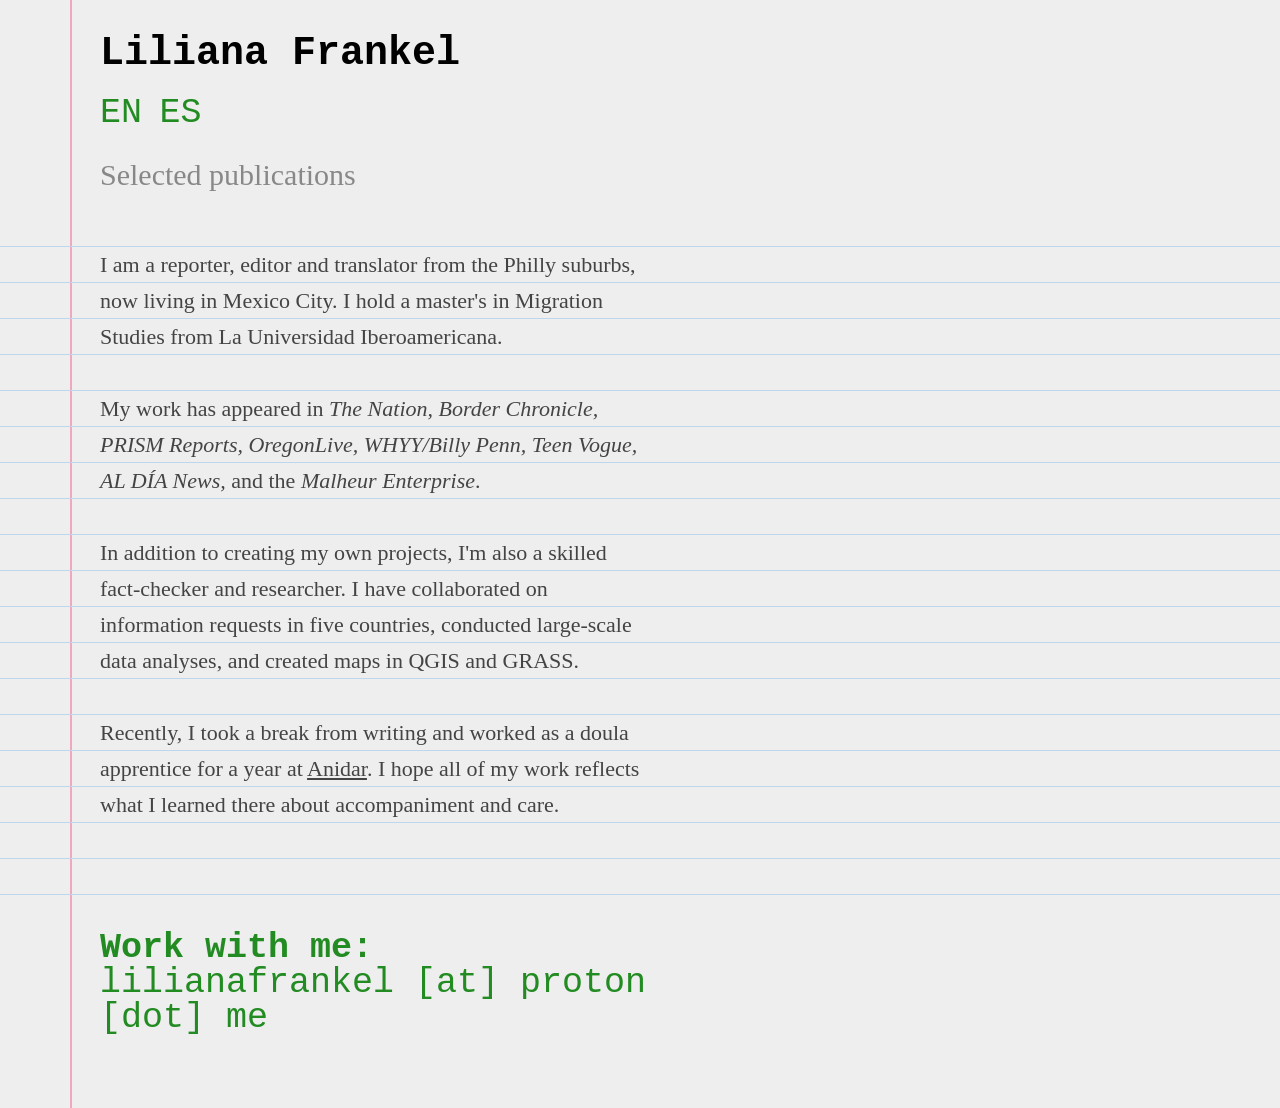
<file: index.html>
<!DOCTYPE html>
<html lang="en">
<head>
  <meta charset="utf-8">
  <meta name="viewport" content="width=device-width, initial-scale=1">
  <title>Liliana Frankel</title>
  <link rel="stylesheet" href="style.css">
</head>
<body>
  <header>
    <h1><a href="index.html">Liliana Frankel</a></h1>
    <nav>
      <a href="work.html">
        <span data-lang="en">Selected publications</span><span data-lang="es" hidden>Publicaciones recientes</span>
      </a>
      <span class="toggle">
        <button onclick="setLang('en')">EN</button>
        <button onclick="setLang('es')">ES</button>
      </span>
    </nav>
  </header>

  <main>
    <p data-lang="en">I am a reporter, editor and translator from the Philly suburbs, now living in Mexico City. I hold a master's in Migration Studies from La Universidad Iberoamericana.</p>
    <p data-lang="en">My work has appeared in <em>The Nation, Border Chronicle, PRISM Reports, OregonLive, WHYY/Billy Penn, Teen Vogue, AL DÍA News,</em> and the <em>Malheur Enterprise</em>.</p>
    <p data-lang="en">In addition to creating my own projects, I'm also a skilled fact-checker and researcher. I have collaborated on information requests in five countries, conducted large-scale data analyses, and created maps in QGIS and GRASS.</p>
    <p data-lang="en">Recently, I took a break from writing and worked as a doula apprentice for a year at <a href="https://anidar.com.mx/">Anidar</a>. I hope all of my work reflects what I learned there about accompaniment and care.</p>
    <p data-lang="es" hidden>Reportera, editora y traductora, originalmente de Filadelfia, ahora arraigada en la Ciudad de México. Tengo una maestría en Estudios sobre Migración de la Ibero.</p>
    <p data-lang="es" hidden>He publicado en medios como <em>The Nation, Border Chronicle, PRISM Reports, OregonLive, WHYY/Billy Penn, Teen Vogue, AL DÍA News,</em> y <em>Malheur Enterprise</em>.</p>
    <p data-lang="es" hidden>Además de crear mis propios proyectos, también trabajo como verificadora de datos e investigadora. He colaborado en solicitudes de información en cinco países, también manejo el análisis a bases de datos y la creación de mapas en QGIS y GRASS.</p>
    <p data-lang="es" hidden>El año pasado, dejé de escribir por un rato y fui aprendiz de doula en <a href="https://anidar.com.mx/">Anidar</a>. Espero que mis actuales y futuros trabajos sigan reflejando lo que aprendí allí sobre el acompañamiento y los cuidados.</p>
  </main>

  <footer>
    <div data-lang="en">
      <strong>Work with me:</strong><br>
      lilianafrankel [at] proton [dot] me
    </div>
    <div data-lang="es" hidden>
      <strong>Colaboremos:</strong><br>
      lilianafrankel [at] proton [dot] me
    </div>
  </footer>

  <script src="script.js"></script>
</body>
</html>
</file>
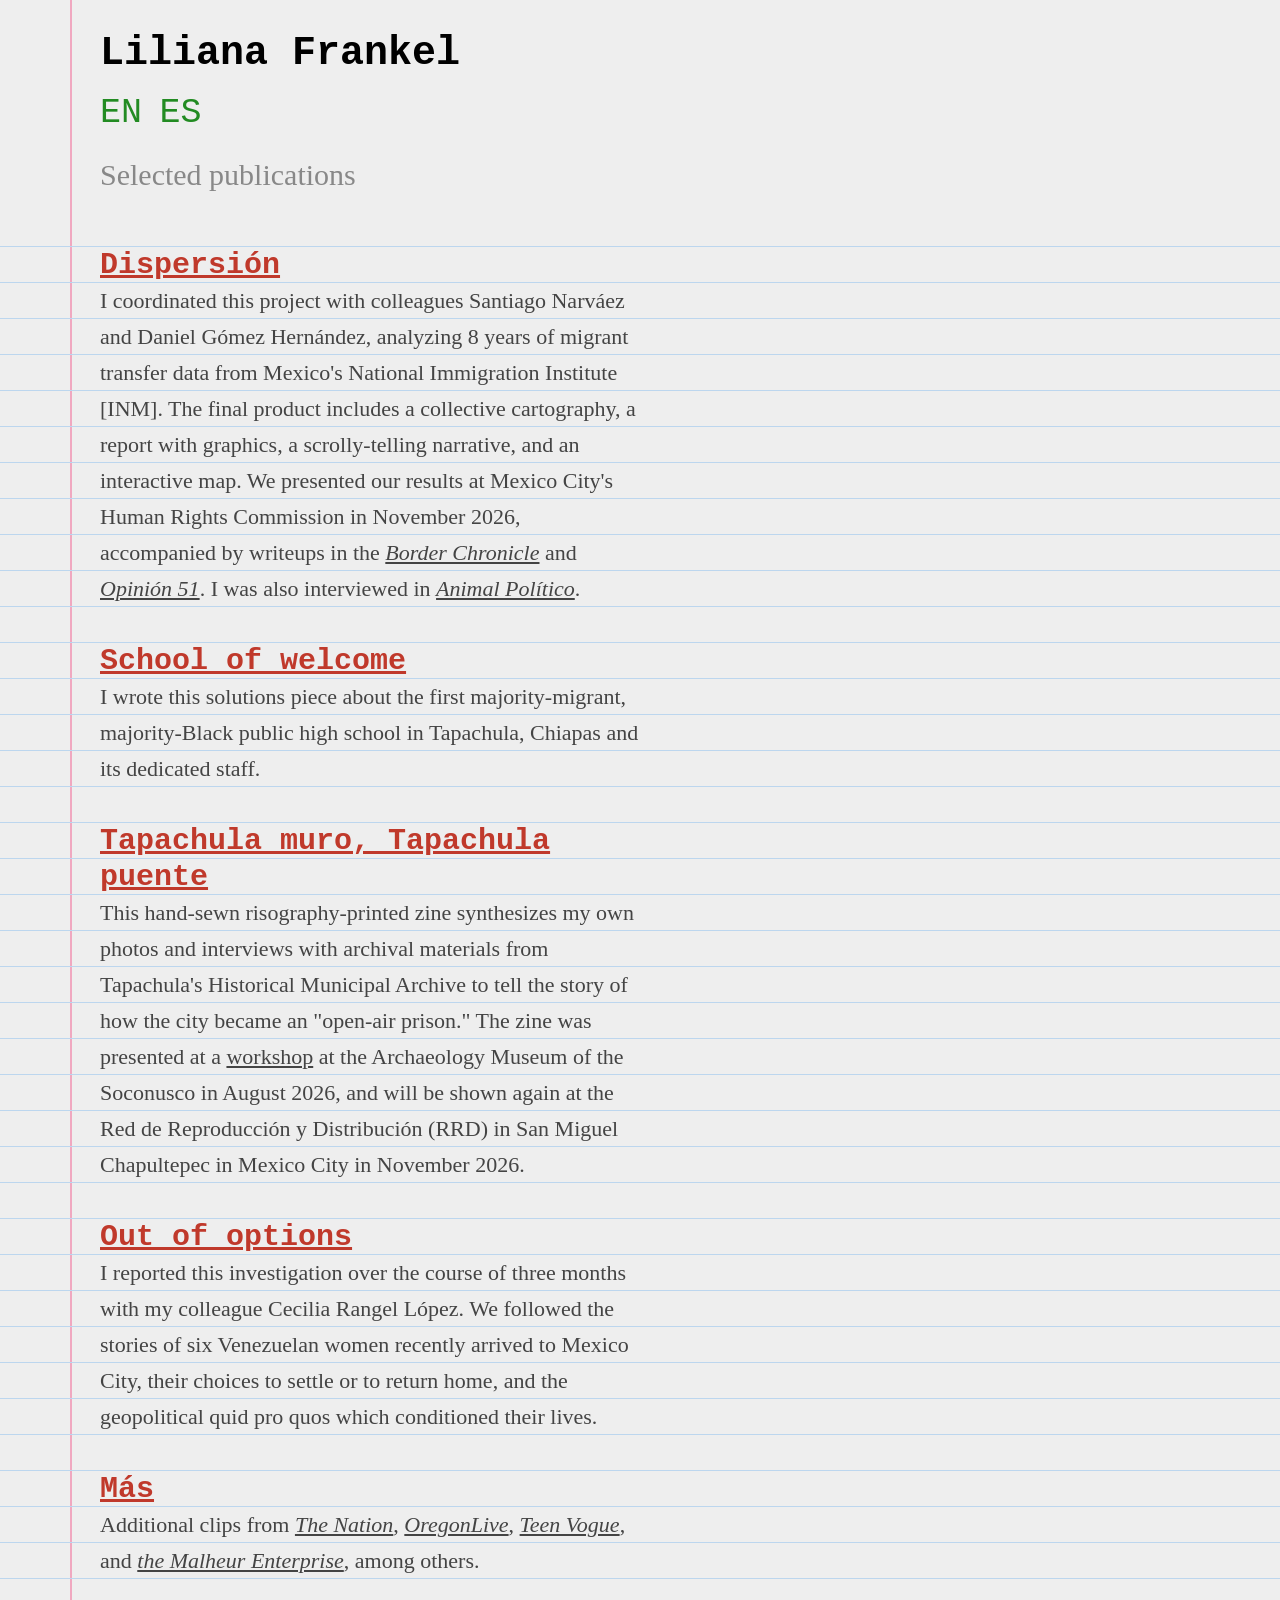
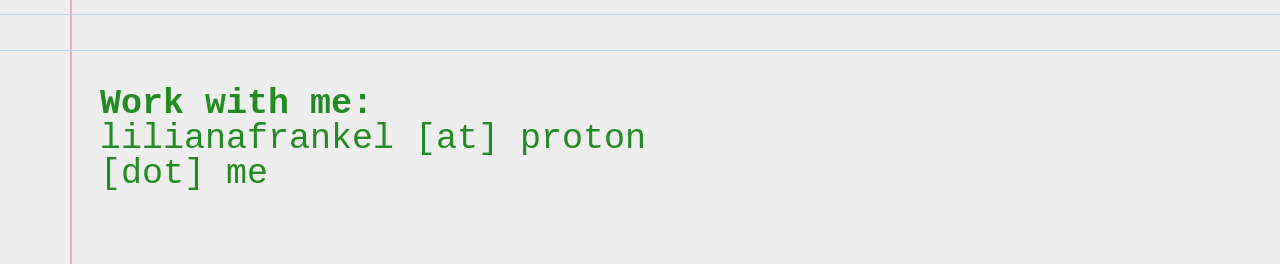
<file: work.html>
<!DOCTYPE html>
<html lang="en">
<head>
  <meta charset="utf-8">
  <meta name="viewport" content="width=device-width, initial-scale=1">
  <title>Liliana Frankel - Selected publications</title>
  <link rel="stylesheet" href="style.css">
</head>
<body>
  <header>
    <h1><a href="index.html">Liliana Frankel</a></h1>
    <nav>
      <a href="work.html">
        <span data-lang="en">Selected publications</span><span data-lang="es" hidden>Publicaciones recientes</span>
      </a>
      <span class="toggle">
        <button onclick="setLang('en')">EN</button>
        <button onclick="setLang('es')">ES</button>
      </span>
    </nav>
  </header>

  <main>
       <div class="work-item">
      <h3><a href="https://tirandocodigo.mx/traslados-migracion/">Dispersión</a></h3>
      <p data-lang="en">I coordinated this project with colleagues Santiago Narváez and Daniel Gómez Hernández, analyzing 8 years of migrant transfer data from Mexico's National Immigration Institute [INM]. The final product includes a collective cartography, a report with graphics, a scrolly-telling narrative, and an interactive map. We presented our results at Mexico City's Human Rights Commission in November 2026, accompanied by writeups in the <a href="https://www.theborderchronicle.com/how-the-u-s-is-exporting-its-deportation-regime-to-mexico/"><em>Border Chronicle</em></a> and <a href="https://www.opinion51.com/liliana-frankel-invitada-2611-la-tecnica/"><em>Opinión 51</em></a>. I was also interviewed in <a href="https://grupoanimal.mx/sociedad/inm-traslado-personas-migrantes-mexico-informe"><em>Animal Político</em></a>.</p>
      <p data-lang="es" hidden>Coordiné un equipo con colegas Santiago Narváez y Daniel Gómez Hernández para analizar los traslados de migrantes del Instituto Nacional de Migración. El producto final incluye una cartografía colectiva, un informe con gráficas, una narrativa de scrolly-telling, y un mapa interactivo. Presentamos los resultados en la Comisión de Derechos Humanos de la Ciudad de México en noviembre de 2026, y el estreno fue cubierto en <a href="https://www.theborderchronicle.com/how-the-u-s-is-exporting-its-deportation-regime-to-mexico/"><em>Border Chronicle</em></a> y <a href="https://www.opinion51.com/liliana-frankel-invitada-2611-la-tecnica/"><em>Opinión 51</em></a>. También me entrevistaron en <a href="https://grupoanimal.mx/sociedad/inm-traslado-personas-migrantes-mexico-informe"><em>Animal Político</em></a>.</p>
    </div>
    
    <div class="work-item">
      <h3><a href="https://www.theborderchronicle.com/school-of-welcome-doors-open-for-immigrant-students-on-mexicos-southern-border/">School of welcome</a></h3>
      <p data-lang="en">I wrote this solutions piece about the first majority-migrant, majority-Black public high school in Tapachula, Chiapas and its dedicated staff.</p>
      <p data-lang="es" hidden>Escribí esta nota desde la perspectiva de soluciones sobre la primera preparatoria pública en Tapachula, Chiapas con una mayoría de estudiantes migrantes, en gran parte haitianos, y el personal dedicado que se entrega a la creación de un ambiente seguro para ellxs.</p>
    </div>

    <div class="work-item">
      <h3><a href="https://drive.google.com/file/d/1hDnBuMosFo6GeJaiBbZkaQF-gzxICY9s/view">Tapachula muro, Tapachula puente</a></h3>
      <p data-lang="en">This hand-sewn risography-printed zine synthesizes my own photos and interviews with archival materials from Tapachula's Historical Municipal Archive to tell the story of how the city became an "open-air prison." The zine was presented at a <a href="https://www.facebook.com/story.php?story_fbid=1700509412083618&id=100063737251341&rdid=TAO7tED5vsblPwne/">workshop</a> at the Archaeology Museum of the Soconusco in August 2026, and will be shown again at the Red de Reproducción y Distribución (RRD) in San Miguel Chapultepec in Mexico City in November 2026.</p>
      <p data-lang="es" hidden>Este fanzine impreso en risografia y cosido a mano sintetiza entrevistas y fotos mías con materiales hemerográficos del Archivo Histórico Municipal de Tapachula para contar la historia de cómo la ciudad empezó a ser una "ciudad-cárcel". Fue presentado en un <a href="https://www.facebook.com/story.php?story_fbid=1700509412083618&id=100063737251341&rdid=TAO7tED5vsblPwne/">taller</a> en el Museo Arqueológico del Soconusco en agosto de 2026, y se presentará otra vez en la Red de Reproducción y Distribución (RRD) en San Miguel Chapultepec en Ciudad de México en noviembre de 2026.</p>
    </div>

    <div class="work-item">
      <h3><a href="https://prismreports.org/2025/12/18/venezuelan-migrants-mexico/">Out of options</a></h3>
      <p data-lang="en">I reported this investigation over the course of three months with my colleague Cecilia Rangel López. We followed the stories of six Venezuelan women recently arrived to Mexico City, their choices to settle or to return home, and the geopolitical quid pro quos which conditioned their lives.</p>
      <p data-lang="es" hidden>Reporté esta investigación durante tres meses con mi colega Cecilia Rangel López. Seguimos las historias de seis mujeres venezolanas recién llegadas a la Ciudad de México, sus decisiones de asentarse o de regresar, y los trueques geopolíticos que condicionaban sus vidas.</p>
    </div>

    <div class="work-item">
      <h3><a href="https://www.clippings.me/lilianafrankel">Más</a></h3>
      <p data-lang="en">Additional clips from <a href="https://www.thenation.com/article/world/mexico-murdered-journalists-network/"><em>The Nation</em></a>, <a href="https://www.oregonlive.com/education/2021/08/rural-oregon-school-superintendent-fired-after-enforcing-state-mask-mandate.html"><em>OregonLive</em></a>, <a href="https://www.teenvogue.com/story/day-in-the-life-migrant-caravan"><em>Teen Vogue</em></a>, and <a href="https://web.archive.org/web/20211023201832/https://www.malheurenterprise.com/posts/8600/watchdog-clean-up-or-pay-up-ontario-property-owners-owe-nearly-1-million-in-fines"><em>the Malheur Enterprise</em></a>, among others.</p>
      <p data-lang="es" hidden>Clips adicionales de <a href="https://www.thenation.com/article/world/mexico-murdered-journalists-network/"><em>The Nation</em></a>, <a href="https://www.oregonlive.com/education/2021/08/rural-oregon-school-superintendent-fired-after-enforcing-state-mask-mandate.html"><em>OregonLive</em></a>, <a href="https://www.teenvogue.com/story/day-in-the-life-migrant-caravan"><em>Teen Vogue</em></a> y <a href="https://web.archive.org/web/20211023201832/https://www.malheurenterprise.com/posts/8600/watchdog-clean-up-or-pay-up-ontario-property-owners-owe-nearly-1-million-in-fines"><em>Malheur Enterprise</em></a>, entre otros.</p>
    </div>
  </main>

  <footer>
    <div data-lang="en">
      <strong>Work with me:</strong><br>
      lilianafrankel [at] proton [dot] me
    </div>
    <div data-lang="es" hidden>
      <strong>Colaboremos:</strong><br>
      lilianafrankel [at] proton [dot] me
    </div>
  </footer>

  <script src="script.js"></script>
</body>
</html>
</file>
<file: style.css>
html {
  background-color: #eeeeee;
  background-image: linear-gradient(90deg, transparent 70px, #f0a8c0 70px, #f0a8c0 72px, transparent 72px);
}
body {
  font-family: Georgia, serif;
  font-size: 22px;
  margin: 0;
  min-height: 100vh;
  display: flex;
  flex-direction: column;
  line-height: 36px;
  color: #444;
  background: transparent;
}
h1, h2, h3 {
  font-family: "Courier New", Courier, monospace;
  font-size: 30px;
  font-weight: bold;
  color: #000;
}
header {
  display: flex;
  flex-direction: column;
  align-items: flex-start;
  gap: 24px;
  max-width: 640px;
  padding: 36px 1rem 18px 100px;
}
header h1 { font-size: 40px; margin: 0; }
header h1 a { color: inherit; text-decoration: none; }
nav { display: contents; }
nav a { order: 2; font-size: 30px; text-decoration: none; color: #888; }
nav a:hover { color: #000; }
.toggle { order: 1; }
.toggle button {
  font-family: "Courier New", Courier, monospace;
  font-size: 35px;
  line-height: 1;
  color: #228b22;
  background: transparent;
  border: none;
  padding: 0 0.75rem 0 0;
  cursor: pointer;
}
.toggle button:hover { color: #145214; }
main {
  box-sizing: border-box;
  padding: 36px 1rem 36px 100px;
  background-image: linear-gradient(transparent 35px, #bcd6ee 35px);
  background-size: 100% 36px;
}
main > * { max-width: 540px; }
p { margin: 0 0 36px 0; }
.work-item { margin-bottom: 36px; }
.work-item h3 { margin: 0; }

main a { color: #444; }

footer {
  max-width: 640px;
  padding: 36px 1rem 72px 100px;
  font-family: "Courier New", Courier, monospace;
  font-size: 35px;
  line-height: 1;
  color: #228b22;
}
main a:hover { color: #000; }

.work-item h3 a { color: #c0392b; }
.work-item h3 a:hover { color: #8e1b10; }
</file>
